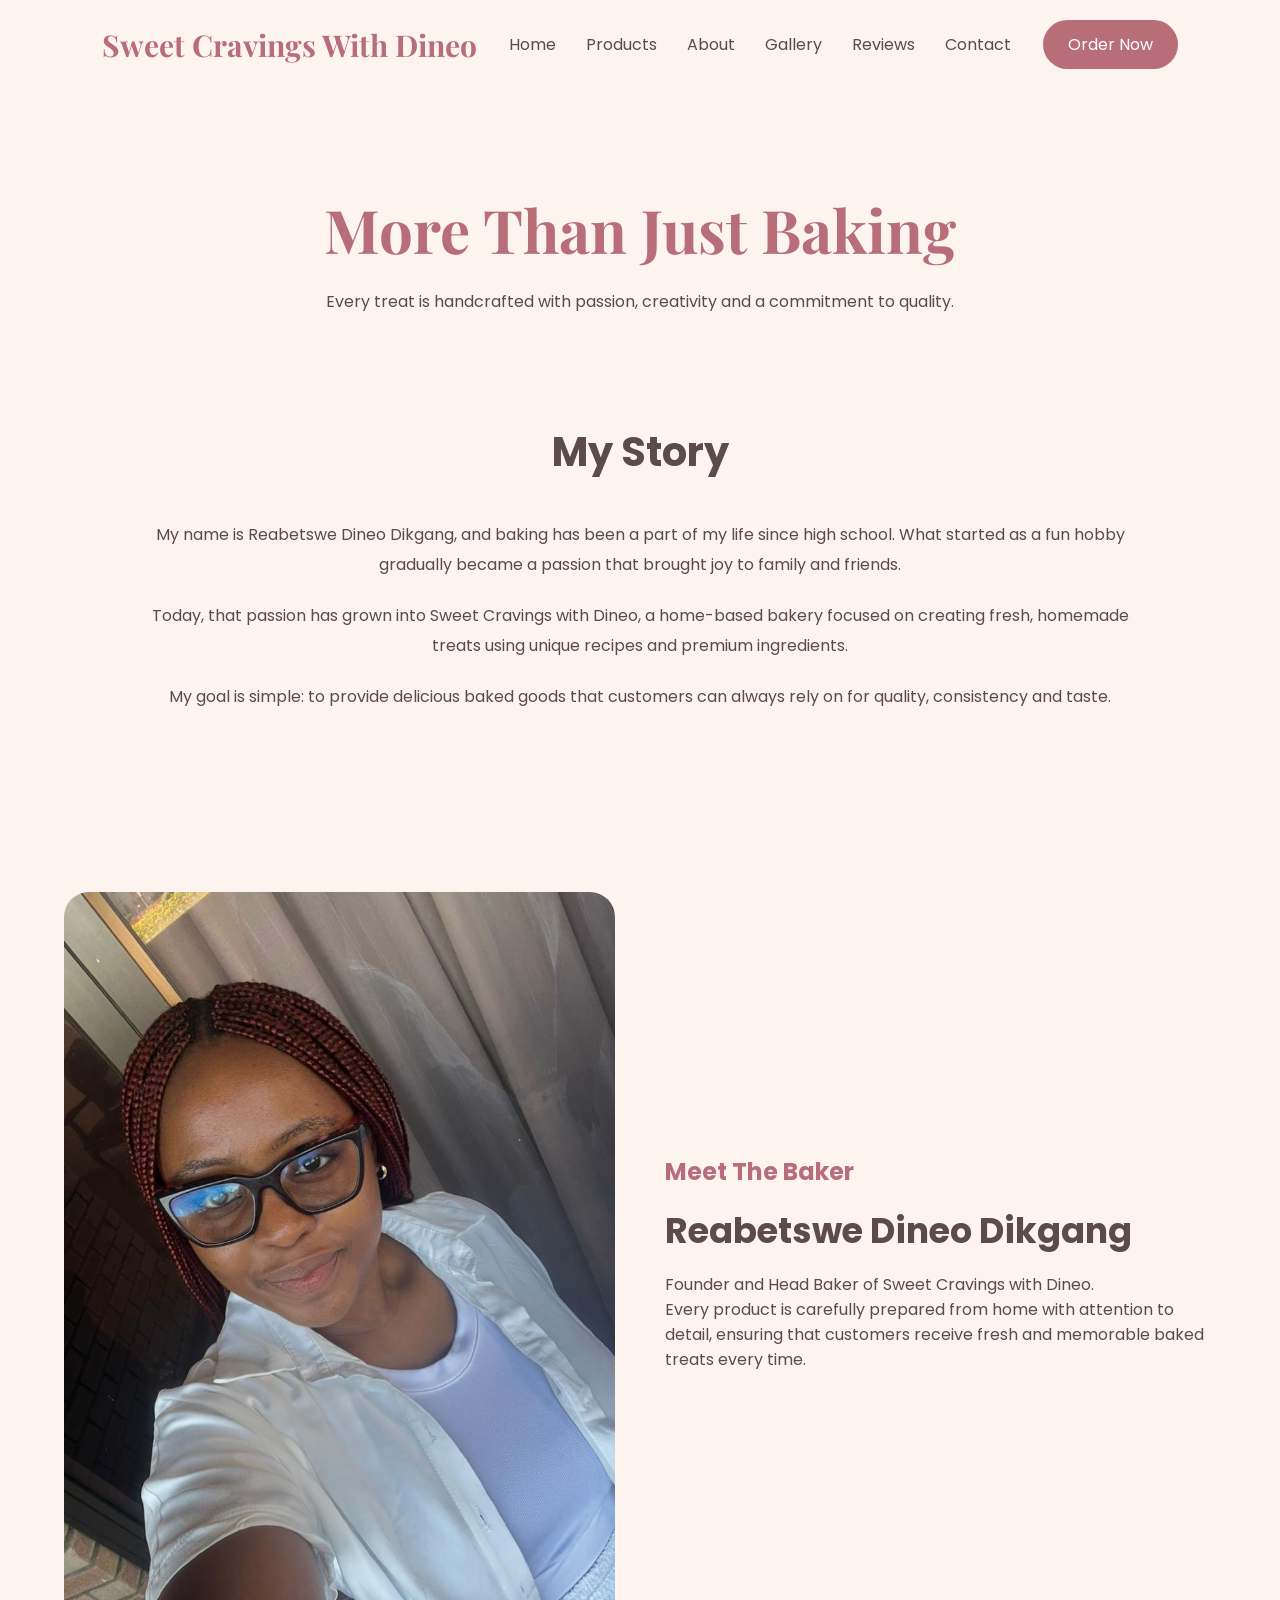
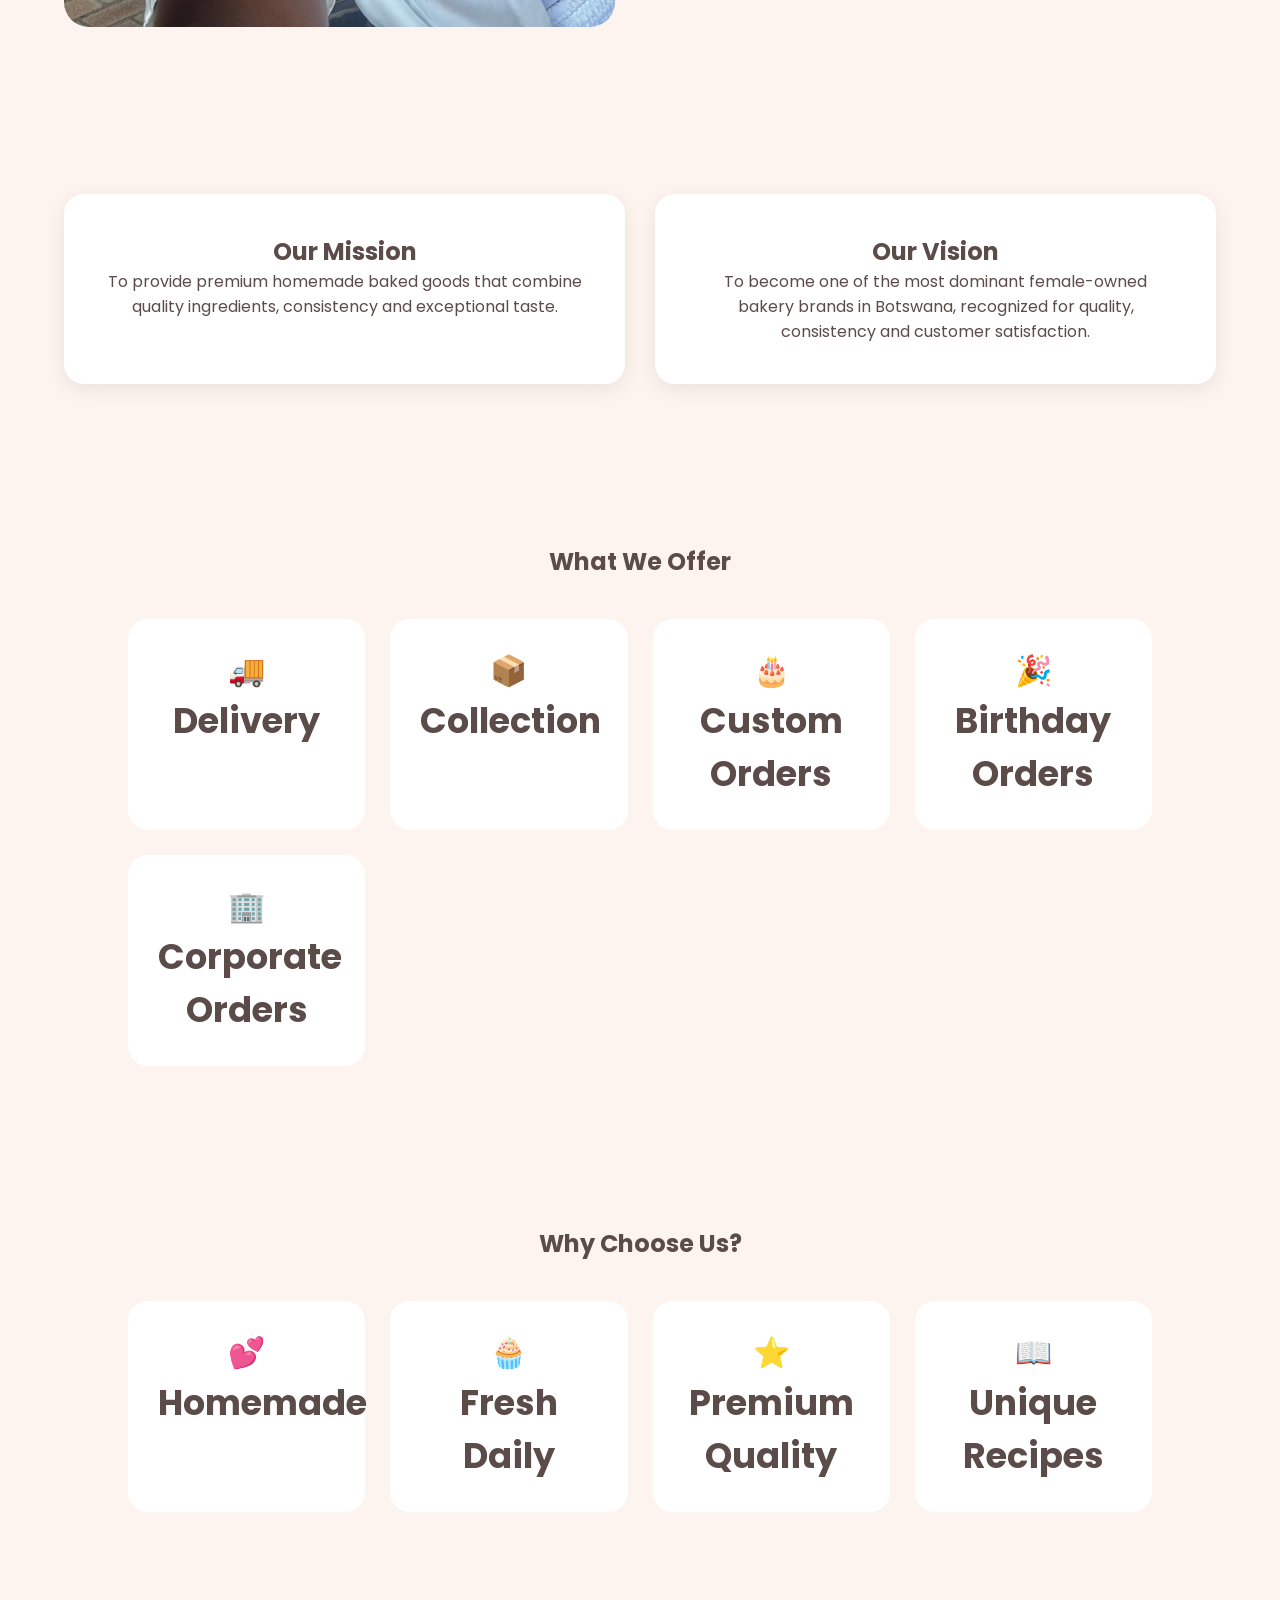
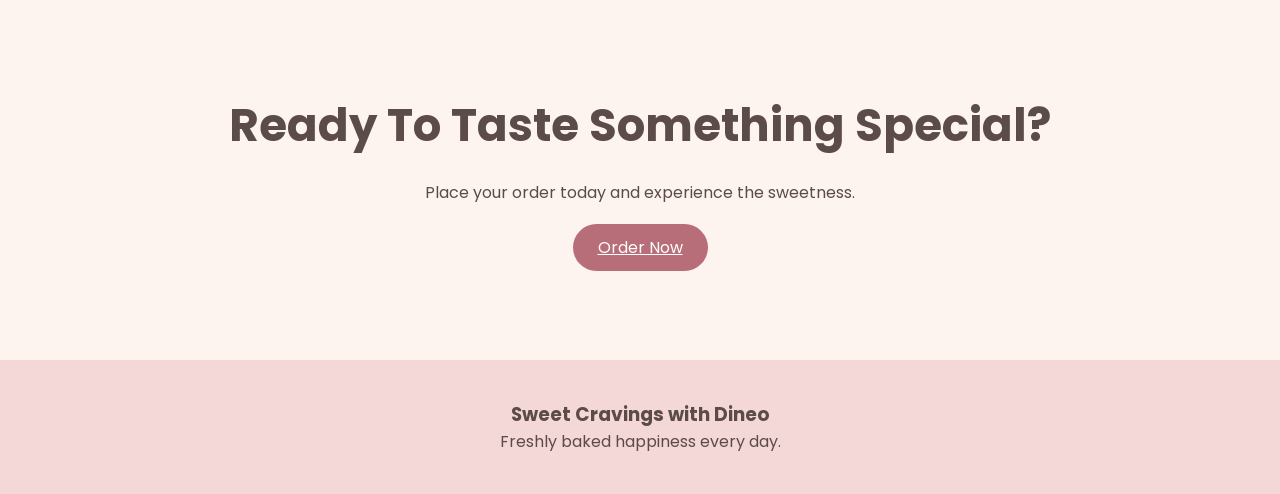
<file: about.html>
<!DOCTYPE html>
<html lang="en">
<head>
<meta charset="UTF-8">
<meta name="viewport" content="width=device-width, initial-scale=1.0">

<title>About Us | Sweet Cravings With Dineo</title>

<link rel="stylesheet" href="style.css">

<link href="https://fonts.googleapis.com/css2?family=Poppins:wght@300;400;500;600&family=Playfair+Display:wght@500;700&display=swap" rel="stylesheet">

</head>
<body>

<header>

<nav>

<div class="logo">
Sweet Cravings With Dineo
</div>

<ul>
<li><a href="index.html">Home</a></li>
<li><a href="products.html">Products</a></li>
<li><a href="about.html">About</a></li>
<li><a href="gallery.html">Gallery</a></li>
<li><a href="testimonials.html">Reviews</a></li>
<li><a href="contact.html">Contact</a></li>
</ul>

<a href="contact.html" class="order-btn">
Order Now
</a>

</nav>

</header>

<section class="about-hero">

<h1>More Than Just Baking</h1>

<p>
Every treat is handcrafted with passion, creativity and a commitment to quality.
</p>

</section>

<section class="story-section">

<div class="story-text">

<h2>My Story</h2>

<p>
My name is Reabetswe Dineo Dikgang, and baking has been a part of my life since high school.
What started as a fun hobby gradually became a passion that brought joy to family and friends.
</p>

<p>
Today, that passion has grown into Sweet Cravings with Dineo, a home-based bakery focused on creating fresh, homemade treats using unique recipes and premium ingredients.
</p>

<p>
My goal is simple: to provide delicious baked goods that customers can always rely on for quality, consistency and taste.
</p>

</div>

</section>

<section class="baker-section">

<div class="baker-image">

<img src="rea.jpeg" alt="Dineo">

</div>

<div class="baker-info">

<h2>Meet The Baker</h2>

<h3>Reabetswe Dineo Dikgang</h3>

<p>
Founder and Head Baker of Sweet Cravings with Dineo.
</p>

<p>
Every product is carefully prepared from home with attention to detail, ensuring that customers receive fresh and memorable baked treats every time.
</p>

</div>

</section>

<section class="mission-vision">

<div class="mv-card">

<h2>Our Mission</h2>

<p>
To provide premium homemade baked goods that combine quality ingredients, consistency and exceptional taste.
</p>

</div>

<div class="mv-card">

<h2>Our Vision</h2>

<p>
To become one of the most dominant female-owned bakery brands in Botswana, recognized for quality, consistency and customer satisfaction.
</p>

</div>

</section>

<section class="services-section">

<h2>What We Offer</h2>

<div class="services-grid">

<div class="service-card">
🚚
<h3>Delivery</h3>
</div>

<div class="service-card">
📦
<h3>Collection</h3>
</div>

<div class="service-card">
🎂
<h3>Custom Orders</h3>
</div>

<div class="service-card">
🎉
<h3>Birthday Orders</h3>
</div>

<div class="service-card">
🏢
<h3>Corporate Orders</h3>
</div>

</div>

</section>

<section class="why-section">

<h2>Why Choose Us?</h2>

<div class="why-grid">

<div class="why-card">
💕
<h3>Homemade</h3>
</div>

<div class="why-card">
🧁
<h3>Fresh Daily</h3>
</div>

<div class="why-card">
⭐
<h3>Premium Quality</h3>
</div>

<div class="why-card">
📖
<h3>Unique Recipes</h3>
</div>

</div>

</section>

<section class="about-cta">

<h2>Ready To Taste Something Special?</h2>

<p>
Place your order today and experience the sweetness.
</p>

<a href="contact.html" class="order-btn">
Order Now
</a>

</section>

<footer>

<h3>Sweet Cravings with Dineo</h3>

<p>Freshly baked happiness every day.</p>

</footer>

</body>
</html>
</file>
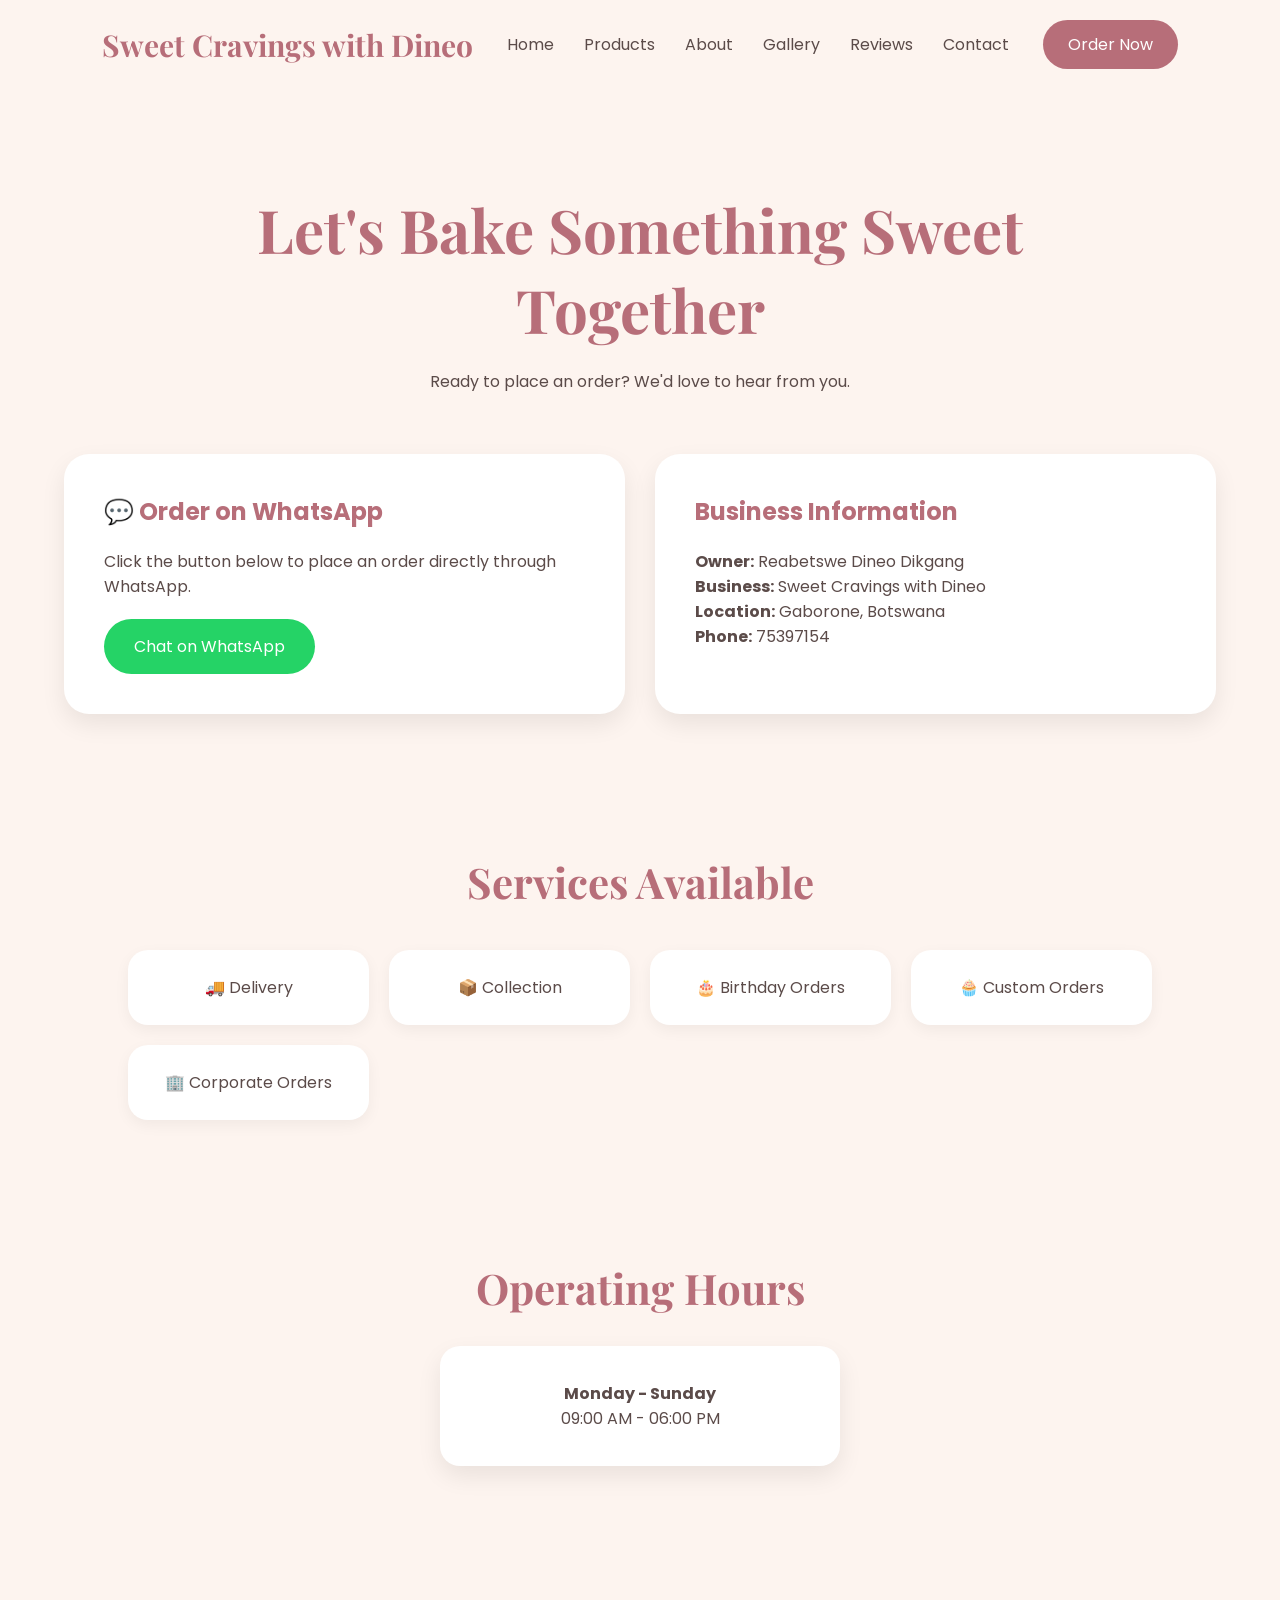
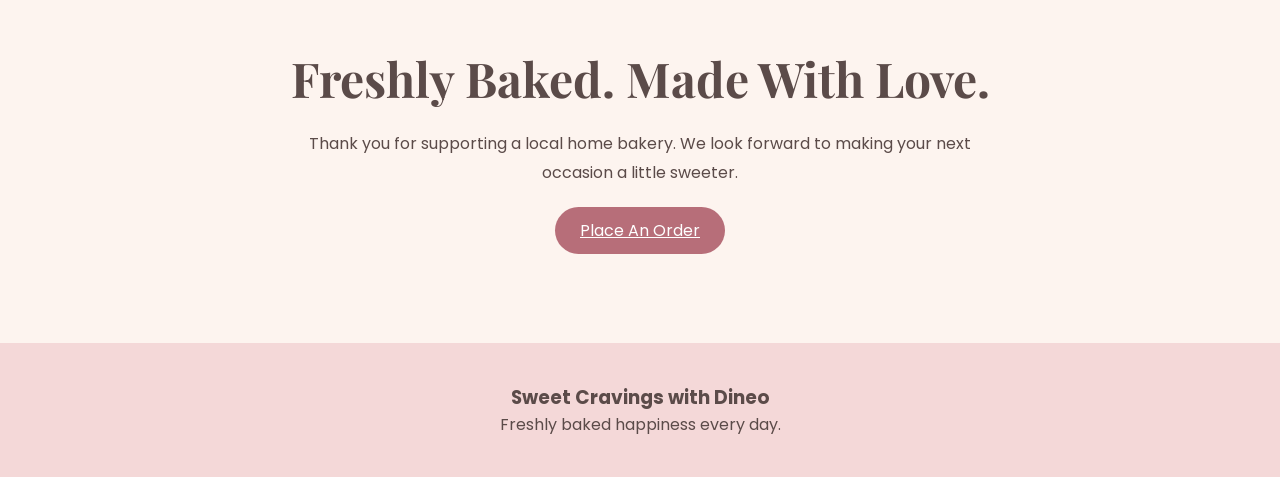
<file: contact.html>
<!DOCTYPE html>
<html lang="en">
<head>
<meta charset="UTF-8">
<meta name="viewport" content="width=device-width, initial-scale=1.0">

<title>Contact Us | Sweet Cravings with Dineo</title>

<link rel="stylesheet" href="style.css">

<link href="https://fonts.googleapis.com/css2?family=Poppins:wght@300;400;500;600&family=Playfair+Display:wght@500;700&display=swap" rel="stylesheet">

</head>

<body>

<header>

<nav>

<div class="logo">
Sweet Cravings with Dineo
</div>

<ul>
<li><a href="index.html">Home</a></li>
<li><a href="products.html">Products</a></li>
<li><a href="about.html">About</a></li>
<li><a href="gallery.html">Gallery</a></li>
<li><a href="testimonials.html">Reviews</a></li>
<li><a href="contact.html">Contact</a></li>
</ul>

<a href="contact.html" class="order-btn">
Order Now
</a>

</nav>

</header>

<section class="contact-hero">

<h1>Let's Bake Something Sweet Together</h1>

<p>
Ready to place an order? We'd love to hear from you.
</p>

</section>

<section class="contact-container">

<div class="contact-card">

<h2>💬 Order on WhatsApp</h2>

<p>
Click the button below to place an order directly through WhatsApp.
</p>

<a
href="https://wa.me/26775397154?text=Hello%20Sweet%20Cravings%20with%20Dineo,%20I%20would%20like%20to%20place%20an%20order."
target="_blank"
class="whatsapp-btn">

Chat on WhatsApp

</a>

</div>

<div class="contact-card">

<h2>Business Information</h2>

<p><strong>Owner:</strong> Reabetswe Dineo Dikgang</p>

<p><strong>Business:</strong> Sweet Cravings with Dineo</p>

<p><strong>Location:</strong> Gaborone, Botswana</p>

<p><strong>Phone:</strong> 75397154</p>

</div>

</section>

<section class="services-contact">

<h2>Services Available</h2>

<div class="services-list">

<div class="service-item">🚚 Delivery</div>

<div class="service-item">📦 Collection</div>

<div class="service-item">🎂 Birthday Orders</div>

<div class="service-item">🧁 Custom Orders</div>

<div class="service-item">🏢 Corporate Orders</div>

</div>

</section>

<section class="hours-section">

<h2>Operating Hours</h2>

<div class="hours-card">

<p><strong>Monday - Sunday</strong></p>

<p>09:00 AM - 06:00 PM</p>

</div>

</section>

<section class="contact-cta">

<h2>Freshly Baked. Made With Love.</h2>

<p>
Thank you for supporting a local home bakery. We look forward to making your next occasion a little sweeter.
</p>

<a
href="https://wa.me/26775397154?text=Hello%20Sweet%20Cravings%20with%20Dineo,%20I%20would%20like%20to%20place%20an%20order."
target="_blank"
class="order-btn">

Place An Order

</a>

</section>

<footer>

<h3>Sweet Cravings with Dineo</h3>

<p>Freshly baked happiness every day.</p>

</footer>

</body>
</html>
</file>
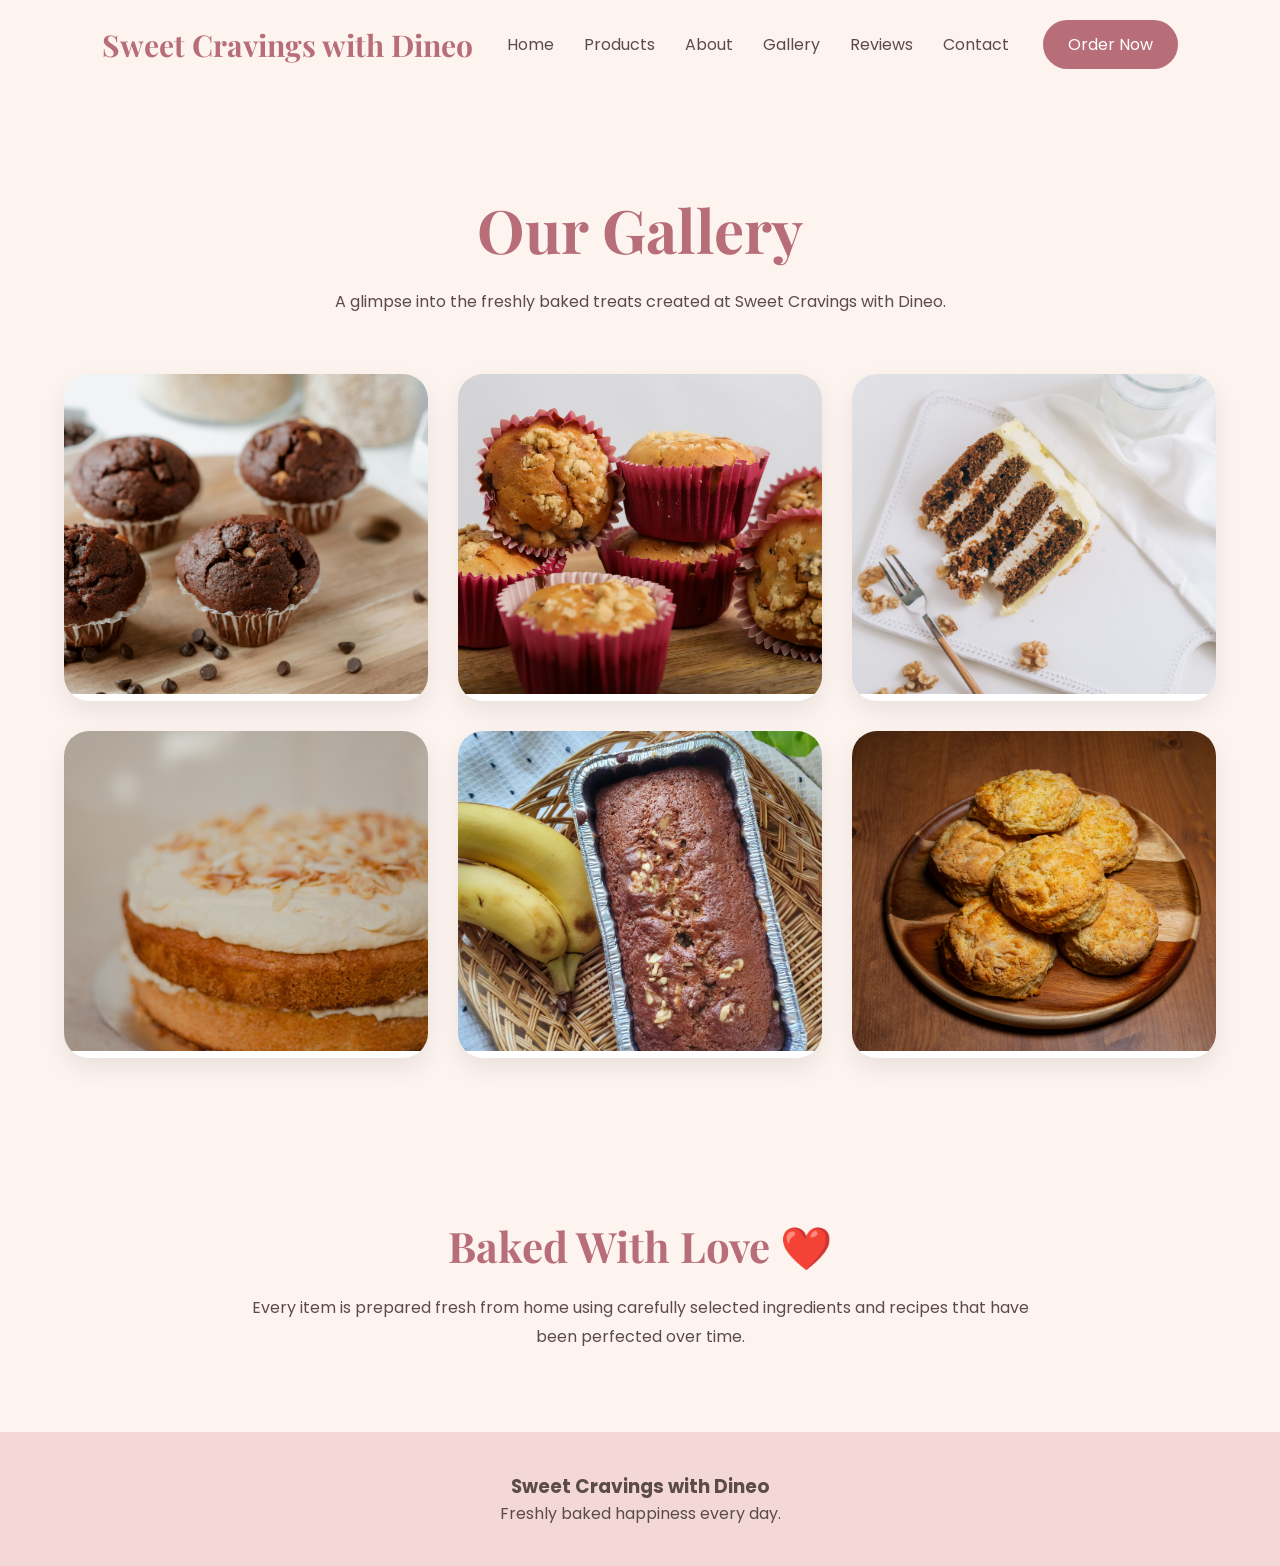
<file: gallery.html>
<!DOCTYPE html>
<html lang="en">
<head>
<meta charset="UTF-8">
<meta name="viewport" content="width=device-width, initial-scale=1.0">

<title>Gallery | Sweet Cravings with Dineo</title>

<link rel="stylesheet" href="style.css">

<link href="https://fonts.googleapis.com/css2?family=Poppins:wght@300;400;500;600&family=Playfair+Display:wght@500;700&display=swap" rel="stylesheet">
</head>

<body>

<header>

<nav>

<div class="logo">
Sweet Cravings with Dineo
</div>

<ul>
<li><a href="index.html">Home</a></li>
<li><a href="products.html">Products</a></li>
<li><a href="about.html">About</a></li>
<li><a href="gallery.html">Gallery</a></li>
<li><a href="testimonials.html">Reviews</a></li>
<li><a href="contact.html">Contact</a></li>
</ul>

<a href="contact.html" class="order-btn">
Order Now
</a>

</nav>

</header>

<section class="gallery-hero">

<h1>Our Gallery</h1>

<p>
A glimpse into the freshly baked treats created at Sweet Cravings with Dineo.
</p>

</section>

<section class="gallery-grid">

<div class="gallery-card">
    <img src="chocolate_muffins.jpg" alt="Chocolate Muffin">
</div>

<div class="gallery-card">
    <img src="vanilla_muffins.jpg" alt="Vanilla Muffin">
</div>

<div class="gallery-card">
    <img src="carrot_cake.jpg" alt="Carrot Cake Muffin">
</div>

<div class="gallery-card">
    <img src="victoria.jpg" alt="Victoria Sandwich Cake">
</div>

<div class="gallery-card">
    <img src="banana_loaf.jpg" alt="Banana Loaf">
</div>

<div class="gallery-card">
    <img src="scones.jpg" alt="Scones">
</div>

</section>

<section class="gallery-message">

<h2>Baked With Love ❤️</h2>

<p>
Every item is prepared fresh from home using carefully selected ingredients and recipes that have been perfected over time.
</p>

</section>

<footer>

<h3>Sweet Cravings with Dineo</h3>

<p>Freshly baked happiness every day.</p>

</footer>

</body>
</html>
</file>
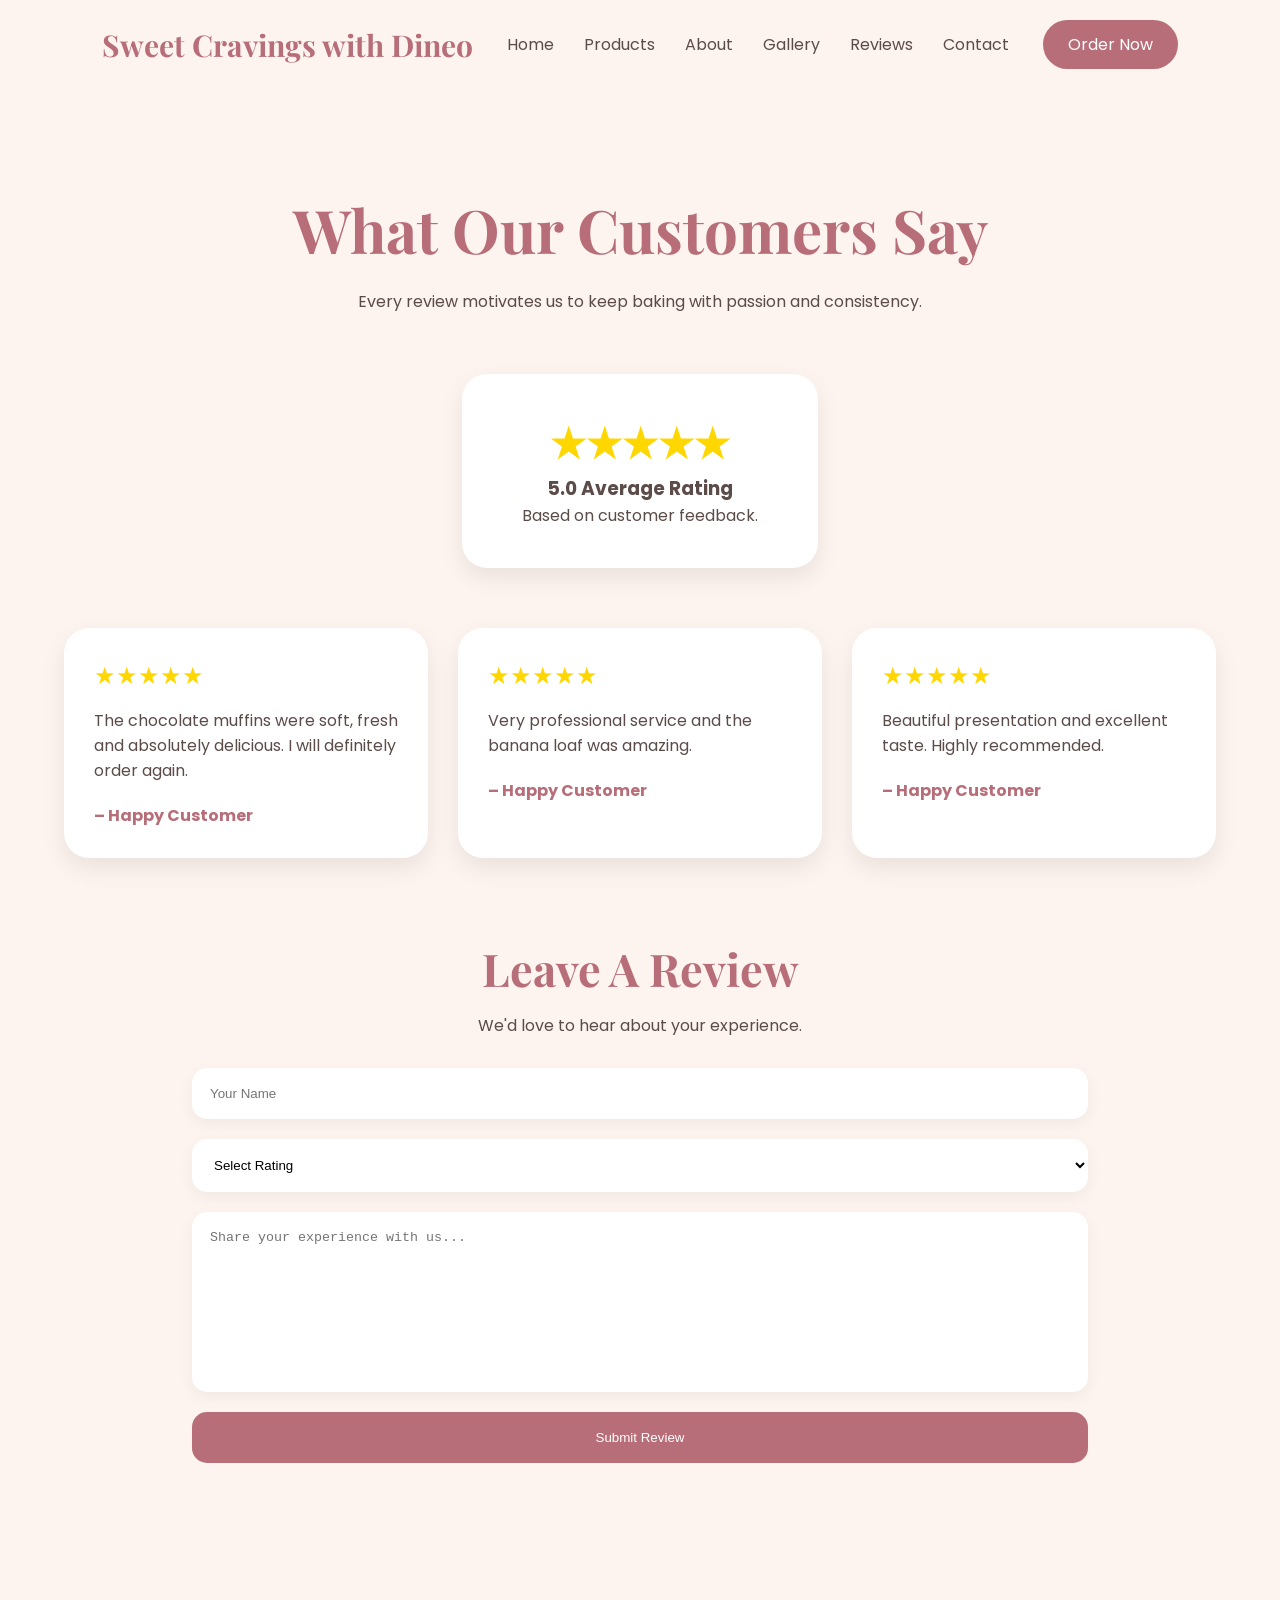
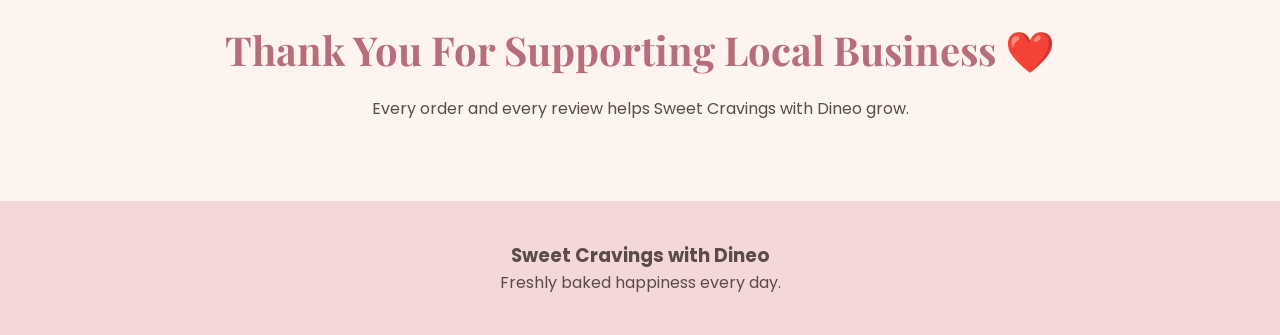
<file: review.html>
<!DOCTYPE html>
<html lang="en">
<head>
<meta charset="UTF-8">
<meta name="viewport" content="width=device-width, initial-scale=1.0">

<title>Customer Reviews | Sweet Cravings with Dineo</title>

<link rel="stylesheet" href="style.css">

<link href="https://fonts.googleapis.com/css2?family=Poppins:wght@300;400;500;600&family=Playfair+Display:wght@500;700&display=swap" rel="stylesheet">
</head>

<body>

<header>

<nav>

<div class="logo">
Sweet Cravings with Dineo
</div>

<ul>
<li><a href="index.html">Home</a></li>
<li><a href="products.html">Products</a></li>
<li><a href="about.html">About</a></li>
<li><a href="gallery.html">Gallery</a></li>
<li><a href="testimonials.html">Reviews</a></li>
<li><a href="contact.html">Contact</a></li>
</ul>

<a href="contact.html" class="order-btn">
Order Now
</a>

</nav>

</header>

<section class="reviews-hero">

<h1>What Our Customers Say</h1>

<p>
Every review motivates us to keep baking with passion and consistency.
</p>

</section>

<section class="rating-summary">

<div class="rating-card">

<h2>★★★★★</h2>

<h3>5.0 Average Rating</h3>

<p>Based on customer feedback.</p>

</div>

</section>

<section class="reviews-grid">

<div class="customer-review">

<div class="stars">★★★★★</div>

<p>
The chocolate muffins were soft, fresh and absolutely delicious.
I will definitely order again.
</p>

<h4>– Happy Customer</h4>

</div>

<div class="customer-review">

<div class="stars">★★★★★</div>

<p>
Very professional service and the banana loaf was amazing.
</p>

<h4>– Happy Customer</h4>

</div>

<div class="customer-review">

<div class="stars">★★★★★</div>

<p>
Beautiful presentation and excellent taste.
Highly recommended.
</p>

<h4>– Happy Customer</h4>

</div>

</section>

<section class="review-form-section">

<h2>Leave A Review</h2>

<p class="review-intro">
We'd love to hear about your experience.
</p>

<form class="review-form">

<input
type="text"
placeholder="Your Name"
required>

<select required>

<option value="">
Select Rating
</option>

<option>★★★★★ Excellent</option>

<option>★★★★ Very Good</option>

<option>★★★ Good</option>

<option>★★ Fair</option>

<option>★ Poor</option>

</select>

<textarea
placeholder="Share your experience with us..."
required>
</textarea>

<button type="submit">
Submit Review
</button>

</form>

</section>

<section class="thank-you-review">

<h2>Thank You For Supporting Local Business ❤️</h2>

<p>
Every order and every review helps Sweet Cravings with Dineo grow.
</p>

</section>

<footer>

<h3>Sweet Cravings with Dineo</h3>

<p>Freshly baked happiness every day.</p>

</footer>

</body>
</html>
</file>
<file: style.css>
*{
    margin:0;
    padding:0;
    box-sizing:border-box;
}

body{
    font-family:Poppins,sans-serif;
    background:#FDF4EF;
    color:#5B4B49;
}

/* NAVIGATION */

header{
    padding:20px 8%;
}

nav{
    display:flex;
    justify-content:space-between;
    align-items:center;
}

.logo{
    font-size:30px;
    font-weight:bold;
    color:#B76E79;
    font-family:'Playfair Display', serif;
}

nav ul{
    display:flex;
    list-style:none;
    gap:30px;
}

nav a{
    text-decoration:none;
    color:#5B4B49;
    transition:0.3s;
}

nav a:hover{
    color:#B76E79;
}

.order-btn{
    background:#B76E79;
    color:white;
    padding:12px 25px;
    border-radius:30px;
}

.order-btn:hover{
    transform:scale(1.05);
}

/* HERO */

.hero{
    display:flex;
    align-items:center;
    justify-content:space-between;
    padding:60px 8%;
}

.hero-text{
    width:50%;
}

.hero-text h1{
    font-size:60px;
    font-family:'Playfair Display';
    margin-bottom:20px;
}

.hero-text p{
    line-height:1.8;
    margin-bottom:30px;
}

.hero-buttons{
    display:flex;
    gap:15px;
}

.shop-btn{
    background:#B76E79;
    color:white;
    padding:15px 30px;
    border-radius:40px;
    text-decoration:none;
}

.learn-btn{
    border:2px solid #B76E79;
    color:#B76E79;
    padding:15px 30px;
    border-radius:40px;
    text-decoration:none;
}

.hero-image{
    width:45%;
}

.hero-image img{
    width:100%;
    border-radius:30px;
    animation:float 4s infinite ease-in-out;
    box-shadow:0 15px 35px rgba(0,0,0,0.15);
}

@keyframes float{
    0%{transform:translateY(0);}
    50%{transform:translateY(-15px);}
    100%{transform:translateY(0);}
}

/* FEATURED PRODUCTS */

.featured{
    padding:80px 8%;
    text-align:center;
}

.featured h2{
    margin-bottom:50px;
    font-size:40px;
}

.product-container{
    display:flex;
    gap:30px;
    justify-content:center;
}

.card{
    background:white;
    border-radius:25px;
    overflow:hidden;
    width:320px;
    transition:0.4s;
    box-shadow:0 5px 20px rgba(0,0,0,0.08);
}

.card:hover{
    transform:translateY(-10px);
}

.card img{
    width:100%;
    height:250px;
    object-fit:cover;
}

.card h3{
    margin-top:20px;
}

.card p{
    padding:20px;
}

/* WHY US */

.why-us{
    padding:80px 8%;
    text-align:center;
}

.features{
    display:flex;
    gap:30px;
    margin-top:40px;
    justify-content:center;
}

.feature-box{
    background:white;
    width:250px;
    padding:40px;
    border-radius:20px;
    transition:0.4s;
    font-size:25px;
}

.feature-box:hover{
    transform:scale(1.08);
}

/* REVIEWS */

.reviews{
    padding:80px 8%;
    text-align:center;
}

.review-card{
    background:white;
    width:700px;
    max-width:90%;
    margin:auto;
    padding:40px;
    border-radius:25px;
}

/* FOOTER */

footer{
    background:#F4D8D8;
    text-align:center;
    padding:40px;
}

.socials{
    margin-top:20px;
}

.socials a{
    text-decoration:none;
    margin:0 15px;
    color:#5B4B49;
}

/* MOBILE */

@media(max-width:900px){

.hero{
    flex-direction:column;
}

.hero-text,
.hero-image{
    width:100%;
    text-align:center;
}

.hero-text h1{
    font-size:45px;
}

.product-container{
    flex-direction:column;
    align-items:center;
}

.features{
    flex-direction:column;
    align-items:center;
}

nav ul{
    display:none;
}

}
/* PRODUCTS PAGE */

.products-hero{
    text-align:center;
    padding:80px 10% 40px;
}

.products-hero h1{
    font-size:60px;
    font-family:'Playfair Display', serif;
    color:#B76E79;
}

.products-hero p{
    max-width:700px;
    margin:20px auto;
    line-height:1.8;
}

/* Product Layout */

.products-grid{
    width:90%;
    margin:auto;
    display:grid;
    grid-template-columns:repeat(auto-fit,minmax(340px,1fr));
    gap:35px;
    padding-bottom:80px;
}

/* Cards */

.product-box{
    background:white;
    border-radius:25px;
    overflow:hidden;
    box-shadow:0 10px 30px rgba(0,0,0,0.08);
    transition:0.4s;
}

.product-box:hover{
    transform:translateY(-12px);
}

.product-box img{
    width:100%;
    height:260px;
    object-fit:cover;
    transition:0.5s;
}

.product-box:hover img{
    transform:scale(1.05);
}

.product-box h3{
    text-align:center;
    margin-top:20px;
    font-size:24px;
}

.product-box p{
    text-align:center;
    padding:15px 25px;
    color:#666;
}

.product-box span{
    display:block;
    text-align:center;
    font-size:26px;
    font-weight:600;
    color:#B76E79;
    padding-bottom:25px;
}

/* ABOUT PAGE */

.about-hero{
    text-align:center;
    padding:100px 10%;
}

.about-hero h1{
    font-size:60px;
    font-family:'Playfair Display', serif;
    color:#B76E79;
}

.about-hero p{
    margin-top:20px;
}

.story-section{
    width:80%;
    margin:auto;
    text-align:center;
    line-height:1.9;
    padding-bottom:80px;
}

.story-section h2{
    margin-bottom:30px;
    font-size:40px;
}

.story-section p{
    margin-bottom:20px;
}

.baker-section{
    width:90%;
    margin:auto;
    display:flex;
    gap:50px;
    align-items:center;
    padding:80px 0;
}

.baker-image{
    flex:1;
}

.baker-image img{
    width:100%;
    border-radius:25px;
}

.baker-info{
    flex:1;
}

.baker-info h2{
    color:#B76E79;
}

.baker-info h3{
    margin:15px 0;
    font-size:35px;
}

.mission-vision{
    width:90%;
    margin:auto;
    display:grid;
    grid-template-columns:repeat(auto-fit,minmax(300px,1fr));
    gap:30px;
    padding:80px 0;
}

.mv-card{
    background:white;
    padding:40px;
    border-radius:20px;
    text-align:center;
    box-shadow:0 5px 20px rgba(0,0,0,0.08);
}

.services-section{
    padding:80px 10%;
    text-align:center;
}

.services-grid{
    display:grid;
    grid-template-columns:repeat(auto-fit,minmax(200px,1fr));
    gap:25px;
    margin-top:40px;
}

.service-card{
    background:white;
    padding:30px;
    border-radius:20px;
    font-size:30px;
}

.why-section{
    padding:80px 10%;
    text-align:center;
}

.why-grid{
    display:grid;
    grid-template-columns:repeat(auto-fit,minmax(200px,1fr));
    gap:25px;
    margin-top:40px;
}

.why-card{
    background:white;
    padding:30px;
    border-radius:20px;
    font-size:30px;
}

.about-cta{
    text-align:center;
    padding:100px 10%;
}

.about-cta h2{
    font-size:45px;
    margin-bottom:20px;
}

.about-cta p{
    margin-bottom:30px;
}

@media(max-width:900px){

.baker-section{
    flex-direction:column;
    text-align:center;
}

}
/* GALLERY PAGE */

.gallery-hero{
    text-align:center;
    padding:100px 10% 60px;
}

.gallery-hero h1{
    font-size:60px;
    font-family:'Playfair Display', serif;
    color:#B76E79;
}

.gallery-hero p{
    margin-top:20px;
    max-width:700px;
    margin-left:auto;
    margin-right:auto;
}

.gallery-grid{
    width:90%;
    margin:auto;
    display:grid;
    grid-template-columns:repeat(auto-fit,minmax(320px,1fr));
    gap:30px;
    padding-bottom:80px;
}

.gallery-card{
    overflow:hidden;
    border-radius:25px;
    box-shadow:0 10px 25px rgba(0,0,0,0.08);
    transition:0.4s;
    background:white;
}

.gallery-card:hover{
    transform:translateY(-8px);
}

.gallery-card img{
    width:100%;
    height:320px;
    object-fit:cover;
    transition:0.5s;
}

.gallery-card:hover img{
    transform:scale(1.08);
}

.gallery-message{
    text-align:center;
    padding:80px 10%;
}

.gallery-message h2{
    font-family:'Playfair Display', serif;
    font-size:42px;
    color:#B76E79;
    margin-bottom:20px;
}

.gallery-message p{
    max-width:800px;
    margin:auto;
    line-height:1.8;
}
/* CONTACT PAGE */

.contact-hero{
    text-align:center;
    padding:100px 10% 60px;
}

.contact-hero h1{
    font-size:60px;
    font-family:'Playfair Display', serif;
    color:#B76E79;
}

.contact-hero p{
    margin-top:20px;
}

.contact-container{
    width:90%;
    margin:auto;
    display:grid;
    grid-template-columns:repeat(auto-fit,minmax(350px,1fr));
    gap:30px;
    padding-bottom:80px;
}

.contact-card{
    background:white;
    padding:40px;
    border-radius:25px;
    box-shadow:0 10px 25px rgba(0,0,0,0.08);
}

.contact-card h2{
    margin-bottom:20px;
    color:#B76E79;
}

.whatsapp-btn{
    display:inline-block;
    margin-top:20px;
    padding:15px 30px;
    background:#25D366;
    color:white;
    text-decoration:none;
    border-radius:30px;
    transition:0.3s;
}

.whatsapp-btn:hover{
    transform:scale(1.05);
}

.services-contact{
    text-align:center;
    padding:60px 10%;
}

.services-contact h2{
    font-size:42px;
    margin-bottom:40px;
    font-family:'Playfair Display', serif;
    color:#B76E79;
}

.services-list{
    display:grid;
    grid-template-columns:repeat(auto-fit,minmax(200px,1fr));
    gap:20px;
}

.service-item{
    background:white;
    padding:25px;
    border-radius:20px;
    box-shadow:0 5px 15px rgba(0,0,0,0.05);
}

.hours-section{
    text-align:center;
    padding:80px 10%;
}

.hours-section h2{
    font-size:42px;
    margin-bottom:30px;
    color:#B76E79;
    font-family:'Playfair Display', serif;
}

.hours-card{
    max-width:400px;
    margin:auto;
    background:white;
    padding:35px;
    border-radius:20px;
    box-shadow:0 10px 25px rgba(0,0,0,0.08);
}

.contact-cta{
    text-align:center;
    padding:100px 10%;
}

.contact-cta h2{
    font-size:48px;
    margin-bottom:20px;
    font-family:'Playfair Display', serif;
}

.contact-cta p{
    max-width:700px;
    margin:auto;
    margin-bottom:30px;
    line-height:1.8;
}
/* REVIEWS PAGE */

.reviews-hero{
    text-align:center;
    padding:100px 10% 60px;
}

.reviews-hero h1{
    font-size:60px;
    color:#B76E79;
    font-family:'Playfair Display', serif;
}

.reviews-hero p{
    margin-top:20px;
}

.rating-summary{
    width:90%;
    margin:auto;
    display:flex;
    justify-content:center;
    padding-bottom:60px;
}

.rating-card{
    background:white;
    padding:40px 60px;
    border-radius:25px;
    text-align:center;
    box-shadow:0 10px 25px rgba(0,0,0,0.08);
}

.rating-card h2{
    font-size:40px;
    color:#FFD700;
}

.reviews-grid{
    width:90%;
    margin:auto;
    display:grid;
    grid-template-columns:repeat(auto-fit,minmax(300px,1fr));
    gap:30px;
    padding-bottom:80px;
}

.customer-review{
    background:white;
    padding:30px;
    border-radius:25px;
    box-shadow:0 10px 25px rgba(0,0,0,0.08);
    transition:0.3s;
}

.customer-review:hover{
    transform:translateY(-8px);
}

.stars{
    color:#FFD700;
    font-size:24px;
    margin-bottom:15px;
}

.customer-review h4{
    margin-top:20px;
    color:#B76E79;
}

.review-form-section{
    width:70%;
    margin:auto;
    text-align:center;
    padding-bottom:80px;
}

.review-form-section h2{
    font-size:45px;
    color:#B76E79;
    font-family:'Playfair Display', serif;
}

.review-intro{
    margin:15px 0 30px;
}

.review-form{
    display:flex;
    flex-direction:column;
    gap:20px;
}

.review-form input,
.review-form select,
.review-form textarea{
    padding:18px;
    border:none;
    border-radius:15px;
    background:white;
    box-shadow:0 5px 15px rgba(0,0,0,0.05);
}

.review-form textarea{
    min-height:180px;
    resize:none;
}

.review-form button{
    background:#B76E79;
    color:white;
    border:none;
    padding:18px;
    border-radius:15px;
    cursor:pointer;
    transition:0.3s;
}

.review-form button:hover{
    background:#a55d69;
}

.thank-you-review{
    text-align:center;
    padding:80px 10%;
}

.thank-you-review h2{
    font-size:40px;
    font-family:'Playfair Display', serif;
    color:#B76E79;
    margin-bottom:20px;
}

@media(max-width:900px){

.review-form-section{
    width:90%;
}

}



/* =========================
   RESPONSIVE FIXES (ADD-ON)
   ========================= */

/* Prevent horizontal scrolling issues */
body{
    overflow-x:hidden;
}

/* Make images scale properly */
img{
    max-width:100%;
    height:auto;
}

/* -------------------------
   TABLET + MOBILE GENERAL
   ------------------------- */
@media (max-width: 1024px){

    /* Reduce large spacing on big sections */
    .about-hero,
    .contact-hero,
    .gallery-hero,
    .reviews-hero,
    .products-hero{
        padding:80px 5%;
    }

}

/* -------------------------
   MOBILE DEVICES
   ------------------------- */
@media (max-width: 768px){

    /* NAVBAR STACK */
    nav{
        flex-direction:column;
        align-items:center;
        text-align:center;
        gap:15px;
    }

    nav ul{
        flex-direction:column;
        gap:10px;
        padding:0;
    }

    /* HERO TEXT SIZES */
    .about-hero h1,
    .contact-hero h1,
    .gallery-hero h1,
    .reviews-hero h1,
    .products-hero h1{
        font-size:32px;
    }

    /* PRODUCT / GRID STACKING */
    .products-grid,
    .gallery-grid,
    .reviews-grid,
    .contact-container{
        grid-template-columns:1fr;
    }

    /* ABOUT SECTION STACK */
    .baker-section{
        flex-direction:column;
        text-align:center;
    }

    /* BUTTONS FULL WIDTH FEEL */
    .order-btn,
    .whatsapp-btn,
    .review-btn{
        width:100%;
        text-align:center;
    }

}

/* -------------------------
   SMALL PHONES (VERY SMALL)
   ------------------------- */
@media (max-width: 480px){

    h1{
        font-size:28px;
    }

    h2{
        font-size:22px;
    }

    p{
        font-size:14px;
    }

}
</file>
